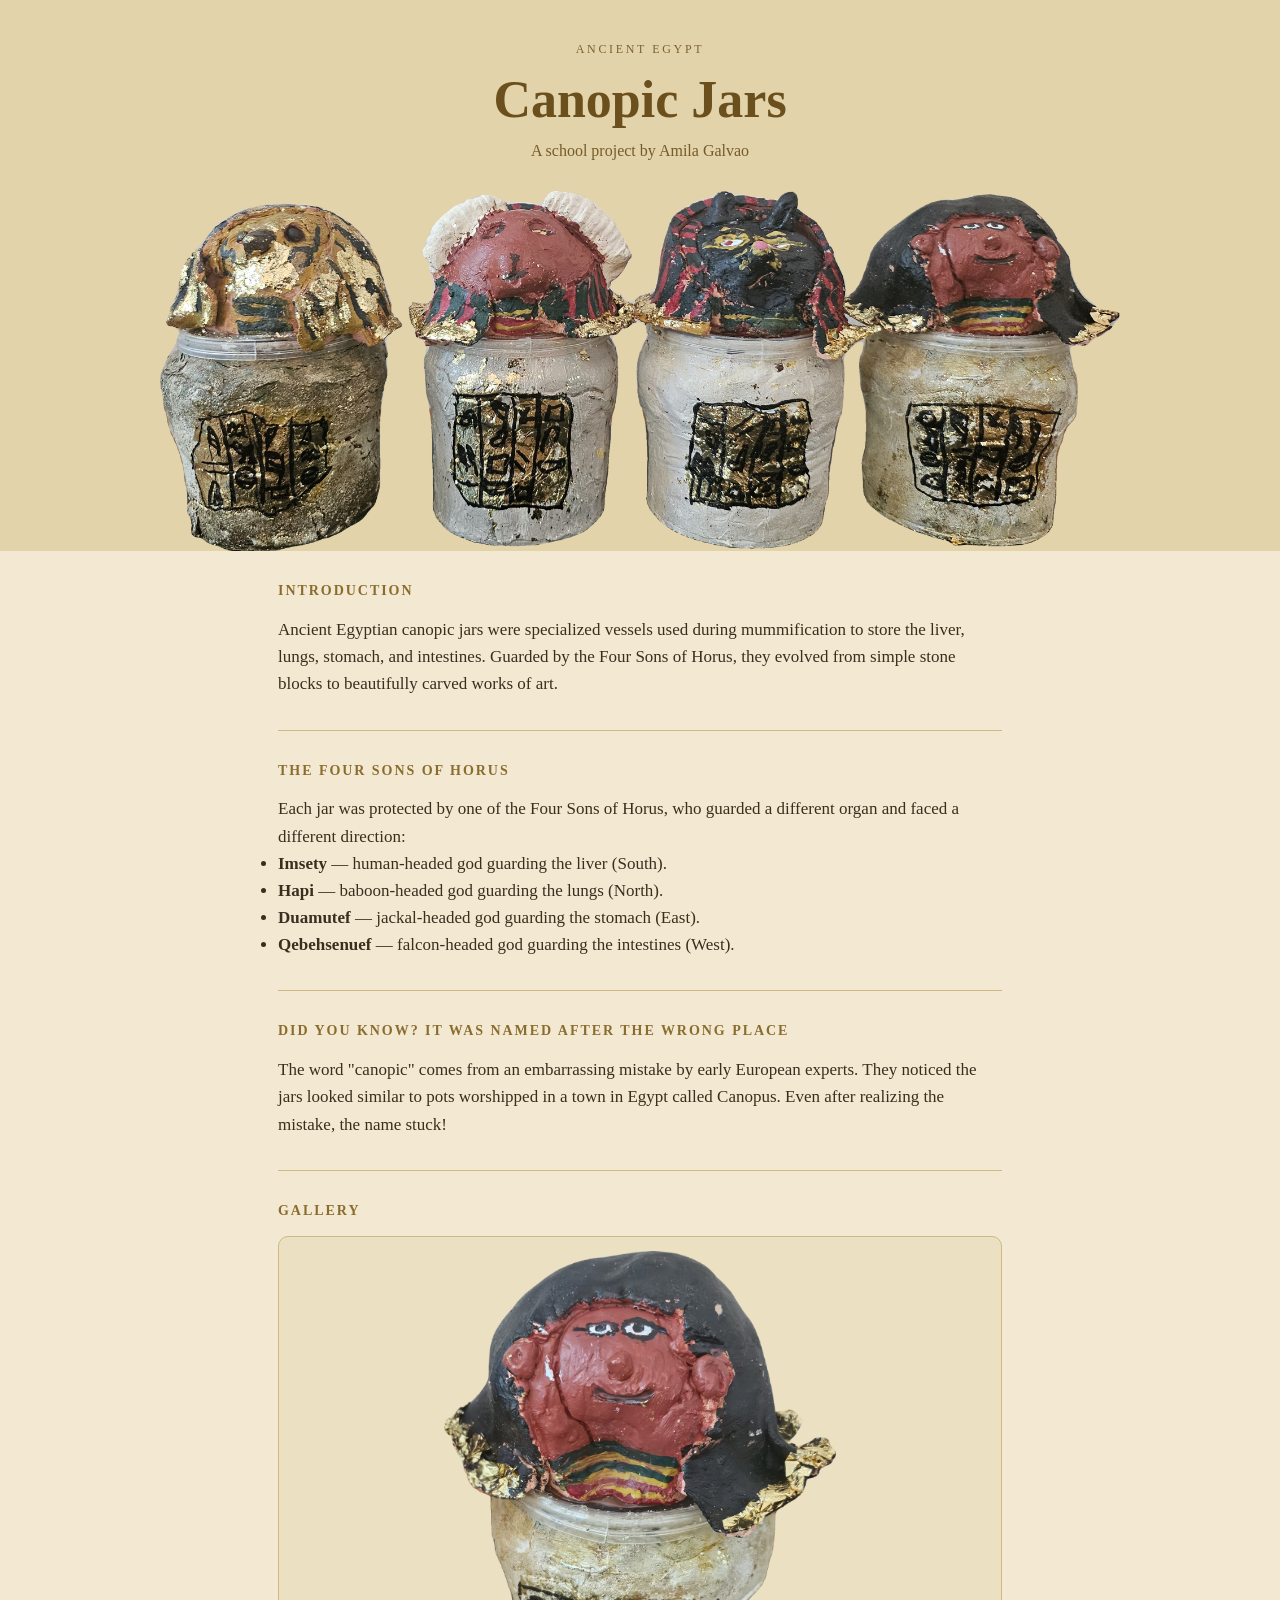
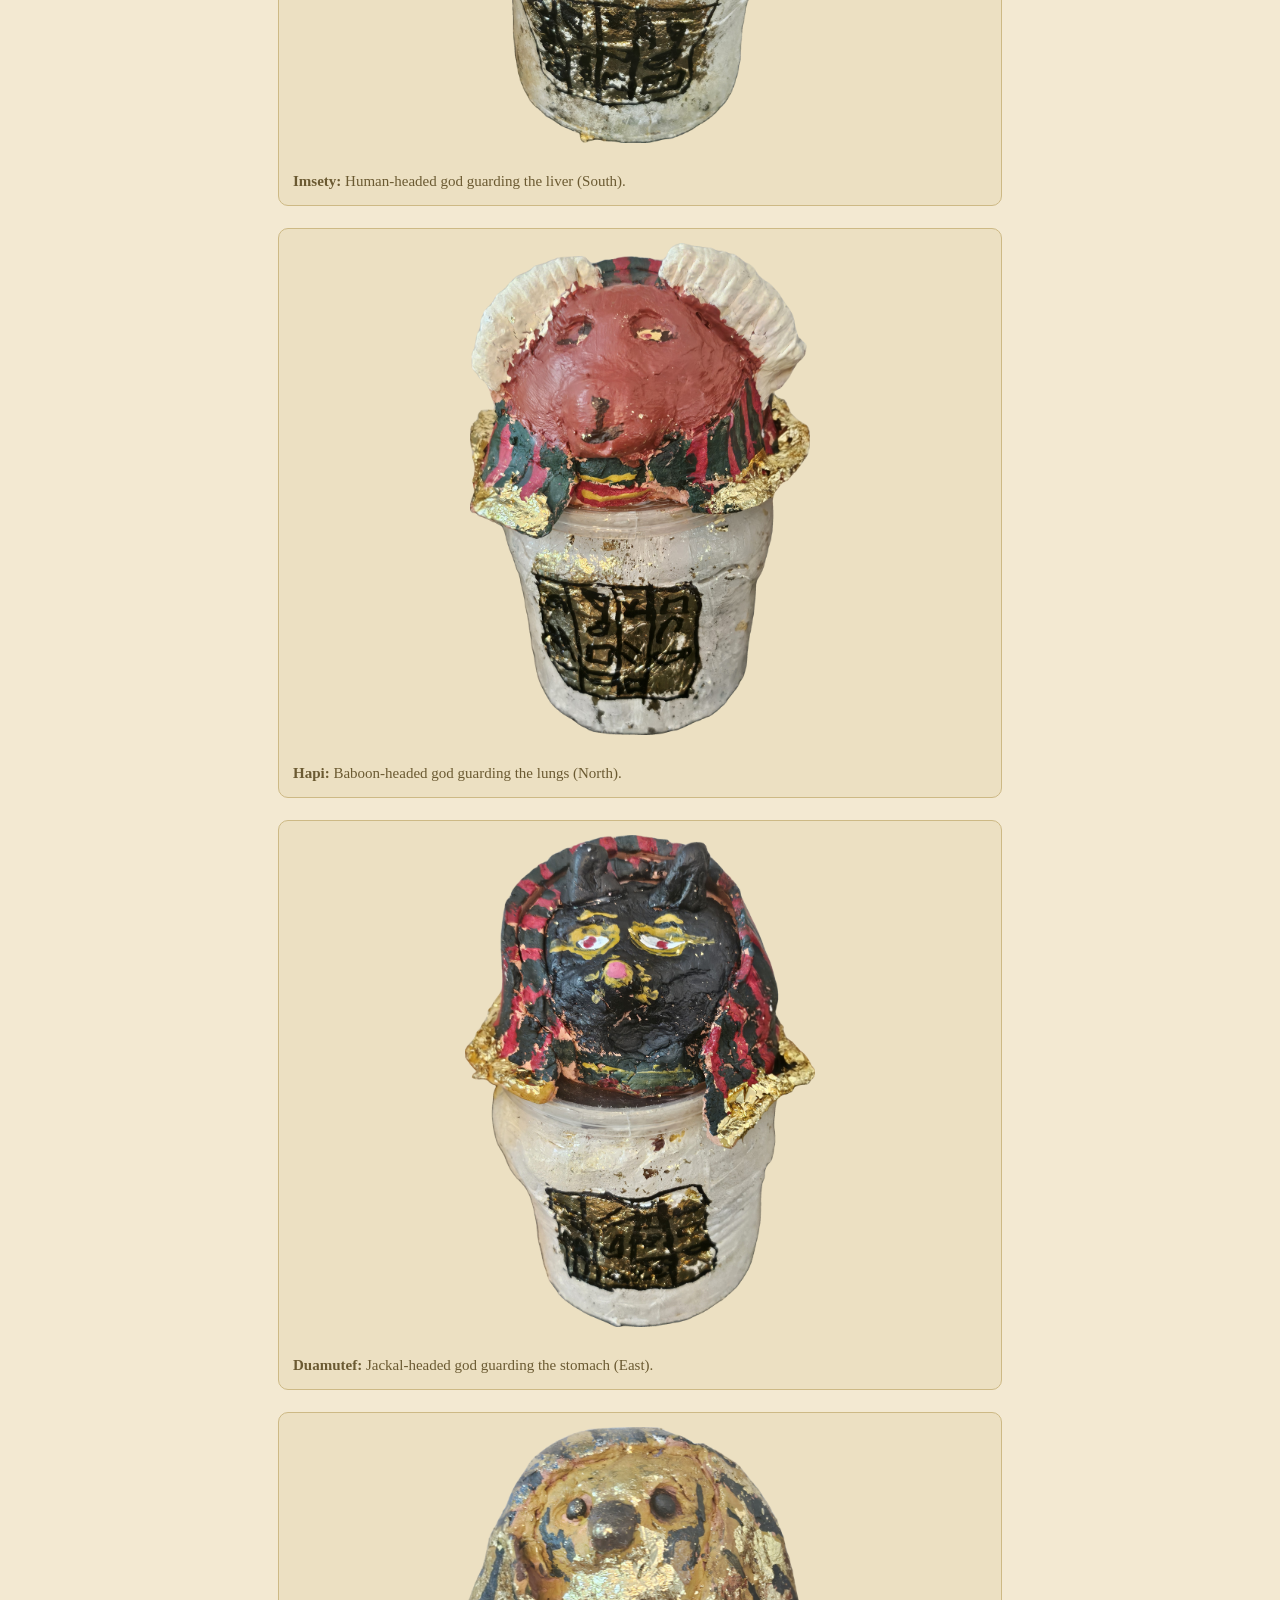
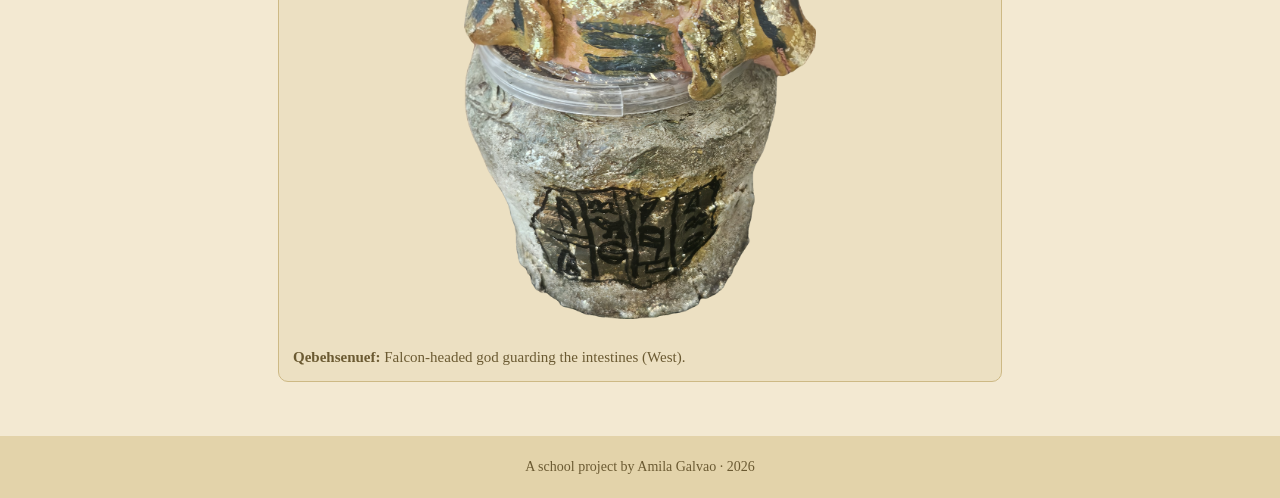
<file: index.html>
<!DOCTYPE html>
<html lang="en">
<head>
  <meta charset="UTF-8">
  <meta name="viewport" content="width=device-width, initial-scale=1.0">
  <title>Canopic Jars — A Project by Amila Galvao</title>
  <link rel="stylesheet" href="styles.css">
</head>
<!-- Amila: change data-theme to "papyrus", "dark-gold", or "faience" to switch the whole look -->
<body data-theme="papyrus">

  <!-- ============ HERO ============ -->
  <header class="hero">
    <p class="kicker">Ancient Egypt</p>
    <!-- Amila: this is the main title -->
    <h1>Canopic Jars</h1>
    <p class="subtitle">A school project by Amila Galvao</p>
    <img class="hero-img" src="images/hero.png" alt="The four canopic jars (Sons of Horus)">
  </header>

  <main class="container">

    <!-- ============ INTRO ============ -->
    <section class="intro">
      <h2>Introduction</h2>
      <p>Ancient Egyptian canopic jars were specialized vessels used during
      mummification to store the liver, lungs, stomach, and intestines. Guarded
      by the Four Sons of Horus, they evolved from simple stone blocks to
      beautifully carved works of art.</p>
    </section>

    <!-- ============ FOUR SONS OF HORUS ============ -->
    <section class="sons">
      <h2>The Four Sons of Horus</h2>
      <p>Each jar was protected by one of the Four Sons of Horus, who guarded a
      different organ and faced a different direction:</p>
      <ul>
        <li><strong>Imsety</strong> — human-headed god guarding the liver (South).</li>
        <li><strong>Hapi</strong> — baboon-headed god guarding the lungs (North).</li>
        <li><strong>Duamutef</strong> — jackal-headed god guarding the stomach (East).</li>
        <li><strong>Qebehsenuef</strong> — falcon-headed god guarding the intestines (West).</li>
      </ul>
    </section>

    <!-- ============ DID YOU KNOW? ============ -->
    <section class="fact">
      <h2>Did You Know? It Was Named After the Wrong Place</h2>
      <p>The word "canopic" comes from an embarrassing mistake by early European
      experts. They noticed the jars looked similar to pots worshipped in a town
      in Egypt called Canopus. Even after realizing the mistake, the name stuck!</p>
    </section>

    <!-- ============ GALLERY ============ -->
    <section class="gallery">
      <h2>Gallery</h2>

      <!-- Amila: copy one whole "figure" block below to add more images.
           Put the image file in images/ and change the src filename and the caption text. -->

      <figure class="image-card">
        <img src="images/jar-1-red-black.png" alt="Imsety, the human-headed canopic jar">
        <figcaption><strong>Imsety:</strong> Human-headed god guarding the liver (South).</figcaption>
      </figure>

      <figure class="image-card">
        <img src="images/jar-3-white-collar.png" alt="Hapi, the baboon-headed canopic jar">
        <figcaption><strong>Hapi:</strong> Baboon-headed god guarding the lungs (North).</figcaption>
      </figure>

      <figure class="image-card">
        <img src="images/jar-2-striped.png" alt="Duamutef, the jackal-headed canopic jar">
        <figcaption><strong>Duamutef:</strong> Jackal-headed god guarding the stomach (East).</figcaption>
      </figure>

      <figure class="image-card">
        <img src="images/jar-4-gold.png" alt="Qebehsenuef, the falcon-headed canopic jar">
        <figcaption><strong>Qebehsenuef:</strong> Falcon-headed god guarding the intestines (West).</figcaption>
      </figure>
    </section>

  </main>

  <!-- ============ FOOTER ============ -->
  <footer class="site-footer">
    <p>A school project by Amila Galvao · 2026</p>
  </footer>

</body>
</html>
</file>
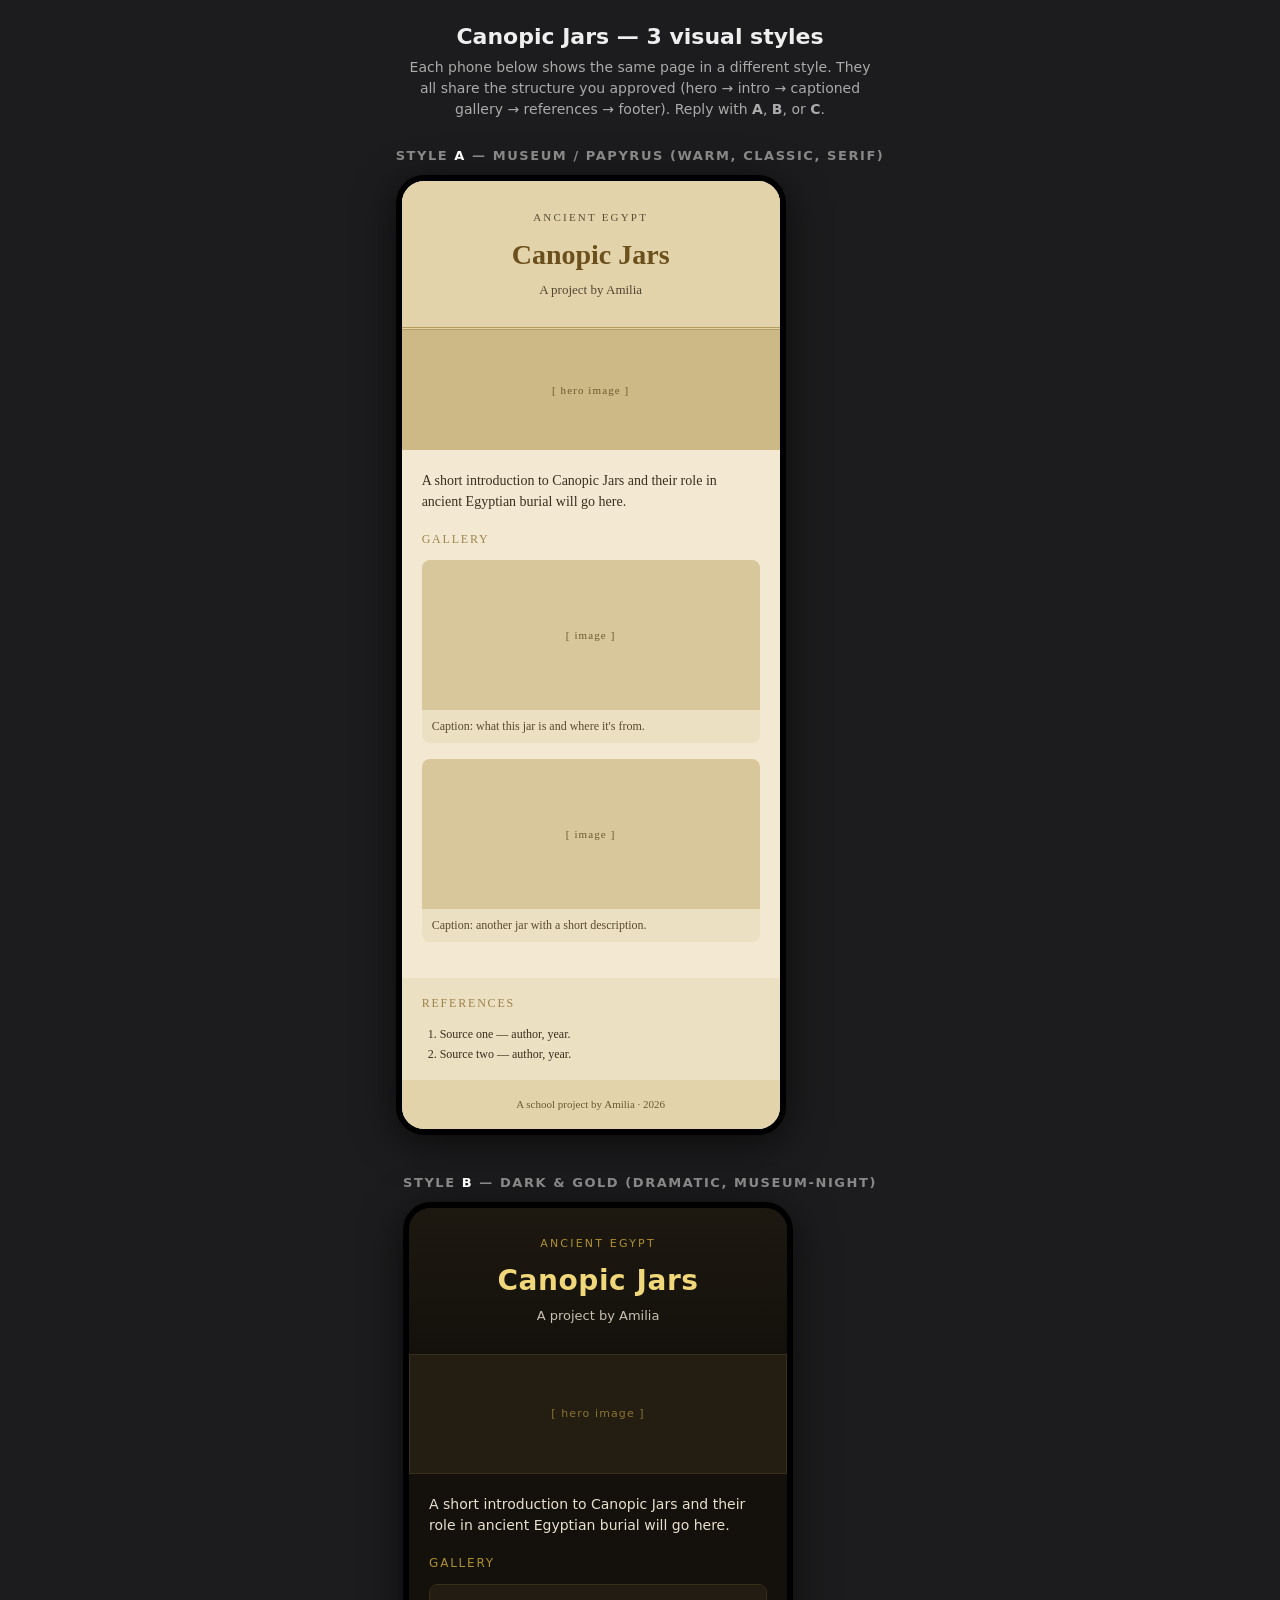
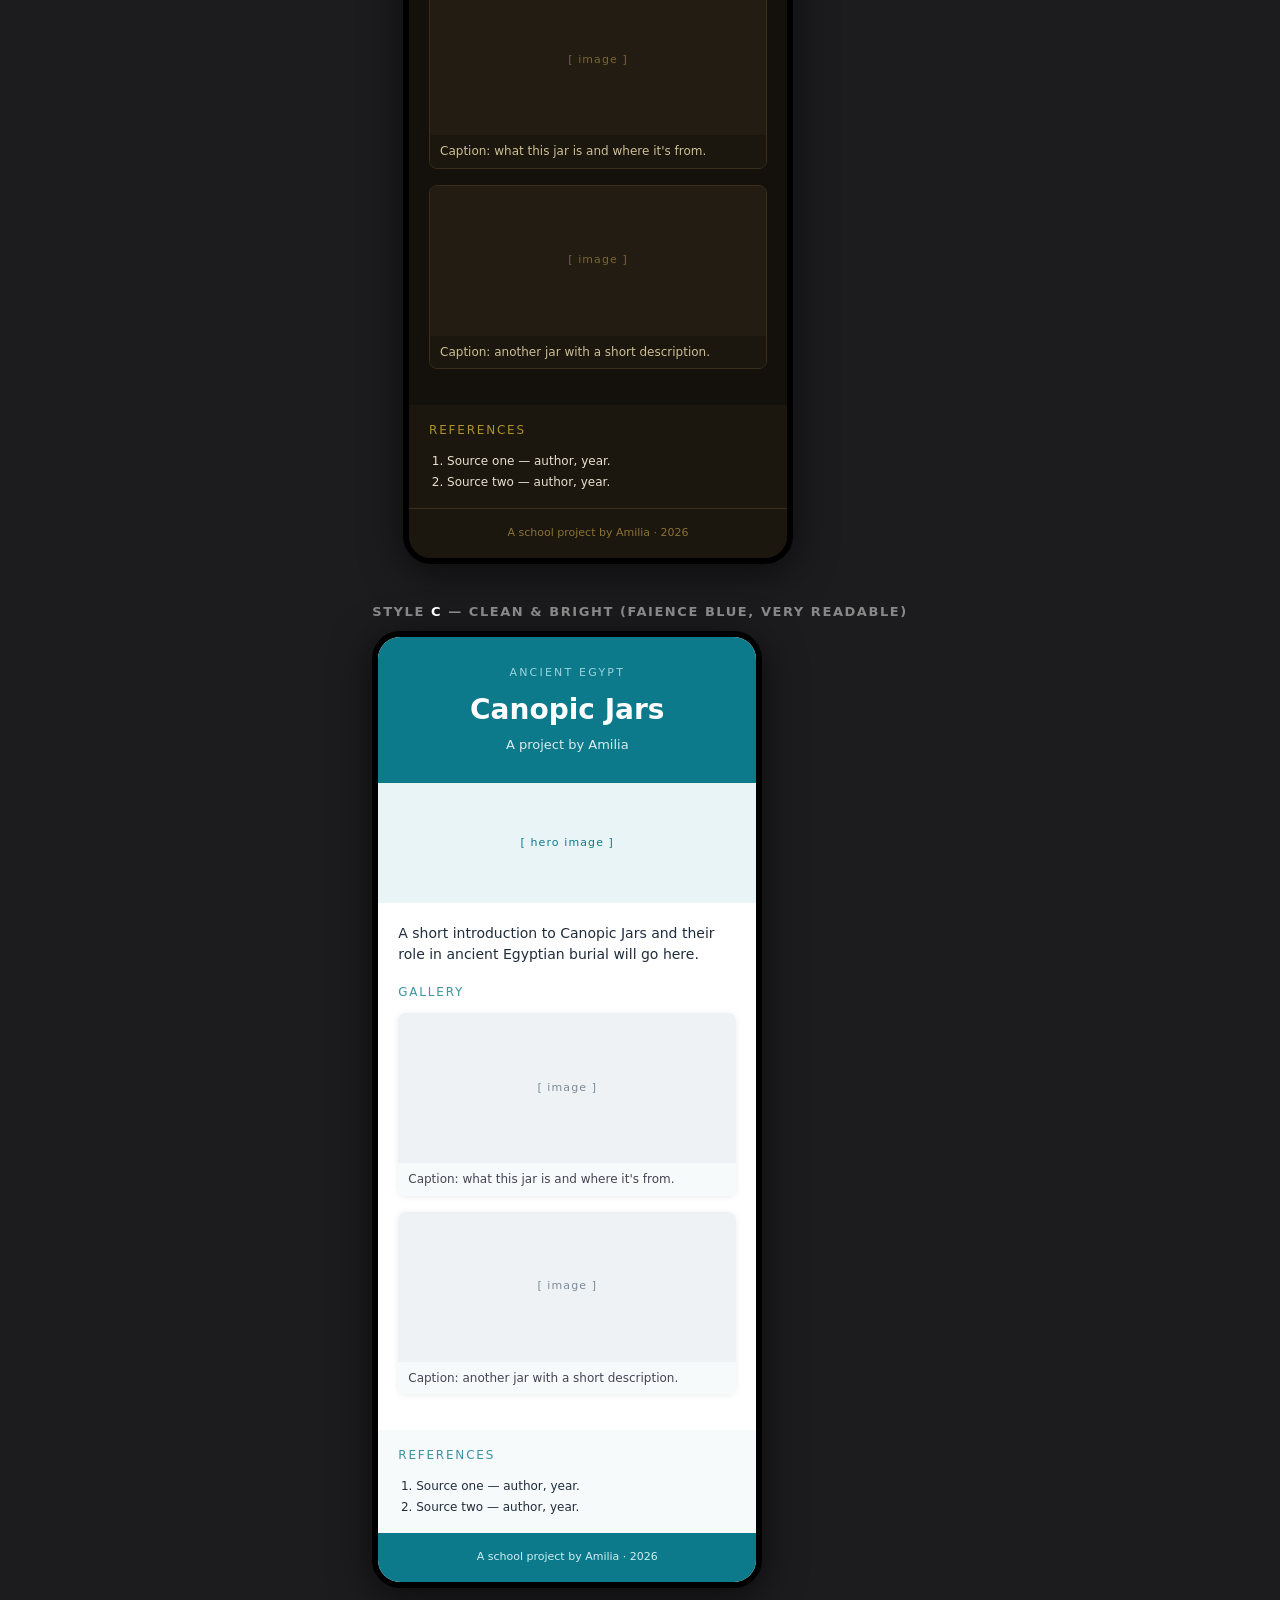
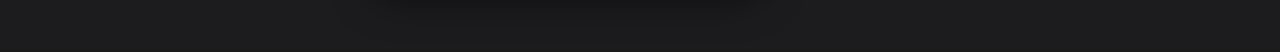
<file: mockups/index.html>
<!DOCTYPE html>
<html lang="en">
<head>
<meta charset="UTF-8">
<meta name="viewport" content="width=device-width, initial-scale=1.0">
<title>Canopic Jars — Style Options</title>
<style>
  :root { --gap: 20px; }
  * { box-sizing: border-box; margin: 0; padding: 0; }
  body {
    font-family: -apple-system, system-ui, sans-serif;
    background: #1c1c1e; color: #eee; padding: 24px 12px 64px;
    -webkit-text-size-adjust: 100%;
  }
  .intro { max-width: 480px; margin: 0 auto 28px; text-align: center; }
  .intro h1 { font-size: 22px; margin-bottom: 8px; }
  .intro p { font-size: 14px; color: #aaa; line-height: 1.5; }
  .frames { display: flex; flex-direction: column; align-items: center; gap: 40px; }
  .phone {
    width: 100%; max-width: 390px; border-radius: 28px;
    overflow: hidden; box-shadow: 0 8px 40px rgba(0,0,0,.6);
    border: 6px solid #000;
  }
  .tag {
    text-align: center; font-size: 13px; letter-spacing: .12em;
    text-transform: uppercase; color: #888; margin-bottom: 12px; font-weight: 600;
  }
  .tag b { color: #fff; }

  /* ===== Shared mockup structure ===== */
  .scr { font-size: 14px; line-height: 1.5; }
  .hero { padding: 28px 20px; text-align: center; }
  .hero .kicker { font-size: 11px; letter-spacing: .2em; text-transform: uppercase; opacity: .8; }
  .hero h2 { font-size: 28px; margin: 8px 0 4px; }
  .hero .by { font-size: 13px; opacity: .85; }
  .heroimg { height: 120px; display:flex; align-items:center; justify-content:center; font-size:11px; letter-spacing:.1em; }
  .body { padding: 20px; }
  .body .lead { margin-bottom: 18px; }
  .sec-title { font-size: 12px; letter-spacing: .15em; text-transform: uppercase; margin-bottom: 12px; opacity:.8; }
  .imgcard { border-radius: 8px; overflow: hidden; margin-bottom: 16px; }
  .imgph { height: 150px; display:flex; align-items:center; justify-content:center; font-size:11px; letter-spacing:.1em; }
  .cap { padding: 8px 10px; font-size: 12px; line-height:1.4; }
  .refs { padding: 16px 20px; }
  .refs ol { padding-left: 18px; font-size: 12px; line-height: 1.7; }
  .ftr { padding: 16px; text-align:center; font-size: 11px; }

  /* ===== Theme A: Museum / Papyrus ===== */
  .A { background:#f3e9d2; color:#3a2e1f; font-family: Georgia, 'Times New Roman', serif; }
  .A .hero { background:#e3d3aa; border-bottom:3px double #b69b5e; }
  .A .heroimg { background:#cdb985; color:#6b5a32; }
  .A .hero h2 { color:#6b4f1d; }
  .A .imgph { background:#d8c79a; color:#6b5a32; }
  .A .cap { background:#ece0c2; color:#5a4a2c; }
  .A .sec-title { color:#8a6d2e; }
  .A .refs { background:#ece0c2; }
  .A .ftr { background:#e3d3aa; color:#6b5a32; }

  /* ===== Theme B: Dark & Gold ===== */
  .B { background:#14110c; color:#e8e0cf; font-family:'Segoe UI', system-ui, sans-serif; }
  .B .hero { background:linear-gradient(#1d1810,#14110c); }
  .B .hero .kicker { color:#d4af37; }
  .B .hero h2 { color:#f0d77a; font-weight:700; letter-spacing:.02em; }
  .B .heroimg { background:#241d12; color:#8a7332; border:1px solid #3a2f1a; }
  .B .imgph { background:#221c12; color:#7a6630; }
  .B .imgcard { border:1px solid #3a2f1a; }
  .B .cap { background:#1b160e; color:#cdbf94; }
  .B .sec-title { color:#d4af37; }
  .B .refs { background:#1b160e; }
  .B .ftr { background:#1b160e; color:#8a7332; border-top:1px solid #3a2f1a; }

  /* ===== Theme C: Clean & Bright (faience blue) ===== */
  .C { background:#ffffff; color:#1f2d3d; font-family:'Segoe UI', system-ui, sans-serif; }
  .C .hero { background:#0d7a8c; color:#fff; }
  .C .hero .kicker { color:#bdeaf0; }
  .C .hero h2 { color:#fff; font-weight:700; }
  .C .heroimg { background:#e8f4f6; color:#0d7a8c; }
  .C .imgph { background:#eef2f5; color:#7a8a99; }
  .C .imgcard { box-shadow:0 1px 6px rgba(0,0,0,.08); }
  .C .cap { background:#f7fafb; color:#445; }
  .C .sec-title { color:#0d7a8c; }
  .C .refs { background:#f7fafb; }
  .C .ftr { background:#0d7a8c; color:#cdeef2; }
</style>
</head>
<body>
  <div class="intro">
    <h1>Canopic Jars — 3 visual styles</h1>
    <p>Each phone below shows the same page in a different style. They all share the structure you approved (hero → intro → captioned gallery → references → footer). Reply with <b>A</b>, <b>B</b>, or <b>C</b>.</p>
  </div>

  <div class="frames">

    <!-- A -->
    <div>
      <div class="tag">Style <b>A</b> — Museum / Papyrus (warm, classic, serif)</div>
      <div class="phone">
        <div class="scr A">
          <div class="hero">
            <div class="kicker">Ancient Egypt</div>
            <h2>Canopic Jars</h2>
            <div class="by">A project by Amilia</div>
          </div>
          <div class="heroimg">[ hero image ]</div>
          <div class="body">
            <p class="lead">A short introduction to Canopic Jars and their role in ancient Egyptian burial will go here.</p>
            <div class="sec-title">Gallery</div>
            <div class="imgcard"><div class="imgph">[ image ]</div><div class="cap">Caption: what this jar is and where it's from.</div></div>
            <div class="imgcard"><div class="imgph">[ image ]</div><div class="cap">Caption: another jar with a short description.</div></div>
          </div>
          <div class="refs"><div class="sec-title">References</div><ol><li>Source one — author, year.</li><li>Source two — author, year.</li></ol></div>
          <div class="ftr">A school project by Amilia · 2026</div>
        </div>
      </div>
    </div>

    <!-- B -->
    <div>
      <div class="tag">Style <b>B</b> — Dark &amp; Gold (dramatic, museum-night)</div>
      <div class="phone">
        <div class="scr B">
          <div class="hero">
            <div class="kicker">Ancient Egypt</div>
            <h2>Canopic Jars</h2>
            <div class="by">A project by Amilia</div>
          </div>
          <div class="heroimg">[ hero image ]</div>
          <div class="body">
            <p class="lead">A short introduction to Canopic Jars and their role in ancient Egyptian burial will go here.</p>
            <div class="sec-title">Gallery</div>
            <div class="imgcard"><div class="imgph">[ image ]</div><div class="cap">Caption: what this jar is and where it's from.</div></div>
            <div class="imgcard"><div class="imgph">[ image ]</div><div class="cap">Caption: another jar with a short description.</div></div>
          </div>
          <div class="refs"><div class="sec-title">References</div><ol><li>Source one — author, year.</li><li>Source two — author, year.</li></ol></div>
          <div class="ftr">A school project by Amilia · 2026</div>
        </div>
      </div>
    </div>

    <!-- C -->
    <div>
      <div class="tag">Style <b>C</b> — Clean &amp; Bright (faience blue, very readable)</div>
      <div class="phone">
        <div class="scr C">
          <div class="hero">
            <div class="kicker">Ancient Egypt</div>
            <h2>Canopic Jars</h2>
            <div class="by">A project by Amilia</div>
          </div>
          <div class="heroimg">[ hero image ]</div>
          <div class="body">
            <p class="lead">A short introduction to Canopic Jars and their role in ancient Egyptian burial will go here.</p>
            <div class="sec-title">Gallery</div>
            <div class="imgcard"><div class="imgph">[ image ]</div><div class="cap">Caption: what this jar is and where it's from.</div></div>
            <div class="imgcard"><div class="imgph">[ image ]</div><div class="cap">Caption: another jar with a short description.</div></div>
          </div>
          <div class="refs"><div class="sec-title">References</div><ol><li>Source one — author, year.</li><li>Source two — author, year.</li></ol></div>
          <div class="ftr">A school project by Amilia · 2026</div>
        </div>
      </div>
    </div>

  </div>
</body>
</html>
</file>
<file: styles.css>
/* ===== Variables (overridden per-theme lower in this file) ===== */
:root {
  --bg: #ffffff;
  --text: #1f2d3d;
  --muted: #5a6b7b;
  --accent: #0d7a8c;
  --accent-contrast: #ffffff;
  --panel: #f7fafb;
  --border: #e2e8ec;
  --font-head: 'Segoe UI', system-ui, sans-serif;
  --font-body: 'Segoe UI', system-ui, sans-serif;
}

/* ===== Reset / base (mobile-first) ===== */
* { box-sizing: border-box; margin: 0; padding: 0; }

html { -webkit-text-size-adjust: 100%; scroll-behavior: smooth; }

body {
  background: var(--bg);
  color: var(--text);
  font-family: var(--font-body);
  font-size: 17px;
  line-height: 1.6;
}

img { max-width: 100%; display: block; }

h1, h2 { font-family: var(--font-head); line-height: 1.2; }

/* ===== Layout container ===== */
.container { width: 100%; max-width: 760px; margin: 0 auto; padding: 0 18px; }

section { padding: 32px 0; border-bottom: 1px solid var(--border); }
section:last-child { border-bottom: none; }
section h2 {
  font-size: 14px; letter-spacing: .14em; text-transform: uppercase;
  color: var(--accent); margin-bottom: 16px;
}

/* ===== Hero ===== */
.hero { background: var(--accent); color: var(--accent-contrast); text-align: center; padding: 40px 18px 0; }
.hero .kicker { font-size: 12px; letter-spacing: .22em; text-transform: uppercase; opacity: .85; }
.hero h1 { font-size: 40px; margin: 10px 0 6px; }
.hero .subtitle { font-size: 16px; opacity: .9; margin-bottom: 28px; }
.hero-img { height: 200px; border-radius: 10px 10px 0 0; object-fit: cover; width: 100%; }
img.hero-img { display: block; margin: 16px auto 0; width: auto; max-width: 100%; height: auto; max-height: 360px; object-fit: contain; border-radius: 0; }

/* ===== Intro ===== */
.intro p { color: var(--text); }

/* ===== Gallery ===== */
.image-card {
  margin-bottom: 22px; border-radius: 10px; overflow: hidden;
  border: 1px solid var(--border); background: var(--panel);
}
.image-card img { display: block; margin: 0 auto; max-width: 100%; max-height: 520px; height: auto; padding: 14px; }
.image-card .img { width: 100%; height: 220px; }
.image-card figcaption { padding: 12px 14px; font-size: 15px; color: var(--muted); }

/* ===== Video ===== */
.video-frame {
  width: 100%; aspect-ratio: 16 / 9; border: none; border-radius: 10px;
  background: var(--panel);
}
.video-frame iframe { width: 100%; height: 100%; border: none; }

/* ===== References ===== */
.references ol { padding-left: 22px; }
.references li { margin-bottom: 10px; color: var(--muted); }

/* ===== Footer ===== */
.site-footer { background: var(--accent); color: var(--accent-contrast); text-align: center; padding: 20px; font-size: 14px; }

/* ===== Placeholder boxes (visible until Amilia replaces them) ===== */
.placeholder {
  display: flex; align-items: center; justify-content: center;
  text-align: center; color: var(--muted); font-size: 14px; letter-spacing: .04em;
  background: repeating-linear-gradient(45deg, var(--panel), var(--panel) 12px, var(--border) 12px, var(--border) 24px);
}

/* ===== Wider screens (scale up gracefully) ===== */
@media (min-width: 720px) {
  .hero h1 { font-size: 52px; }
  .hero-img { height: 300px; }
  .image-card .img { height: 320px; }
}

/* ===================================================================
   THEMES — set <body data-theme="..."> in index.html to switch.
   faience (default) is already defined in :root above.
   =================================================================== */

/* --- Papyrus: warm, classic, serif (museum-label feel) --- */
[data-theme="papyrus"] {
  --bg: #f3e9d2;
  --text: #3a2e1f;
  --muted: #6b5a32;
  --accent: #8a6d2e;
  --accent-contrast: #fdf7e6;
  --panel: #ece0c2;
  --border: #cdb985;
  --font-head: Georgia, 'Times New Roman', serif;
  --font-body: Georgia, 'Times New Roman', serif;
}
[data-theme="papyrus"] .hero { background: #e3d3aa; color: #6b4f1d; }
[data-theme="papyrus"] .site-footer { background: #e3d3aa; color: #6b5a32; }

/* --- Dark & Gold: dramatic, museum-at-night --- */
[data-theme="dark-gold"] {
  --bg: #14110c;
  --text: #e8e0cf;
  --muted: #b3a578;
  --accent: #d4af37;
  --accent-contrast: #14110c;
  --panel: #1f190f;
  --border: #3a2f1a;
  --font-head: 'Segoe UI', system-ui, sans-serif;
  --font-body: 'Segoe UI', system-ui, sans-serif;
}
[data-theme="dark-gold"] .hero { background: linear-gradient(#1d1810, #14110c); color: #f0d77a; }
[data-theme="dark-gold"] .site-footer { background: #1b160e; color: #b3a578; }

/* --- Faience: clean & bright (DEFAULT, lives in :root). Listed here for clarity. --- */
[data-theme="faience"] {
  --bg: #ffffff;
  --text: #1f2d3d;
  --muted: #5a6b7b;
  --accent: #0d7a8c;
  --accent-contrast: #ffffff;
  --panel: #f7fafb;
  --border: #e2e8ec;
  --font-head: 'Segoe UI', system-ui, sans-serif;
  --font-body: 'Segoe UI', system-ui, sans-serif;
}
</file>
